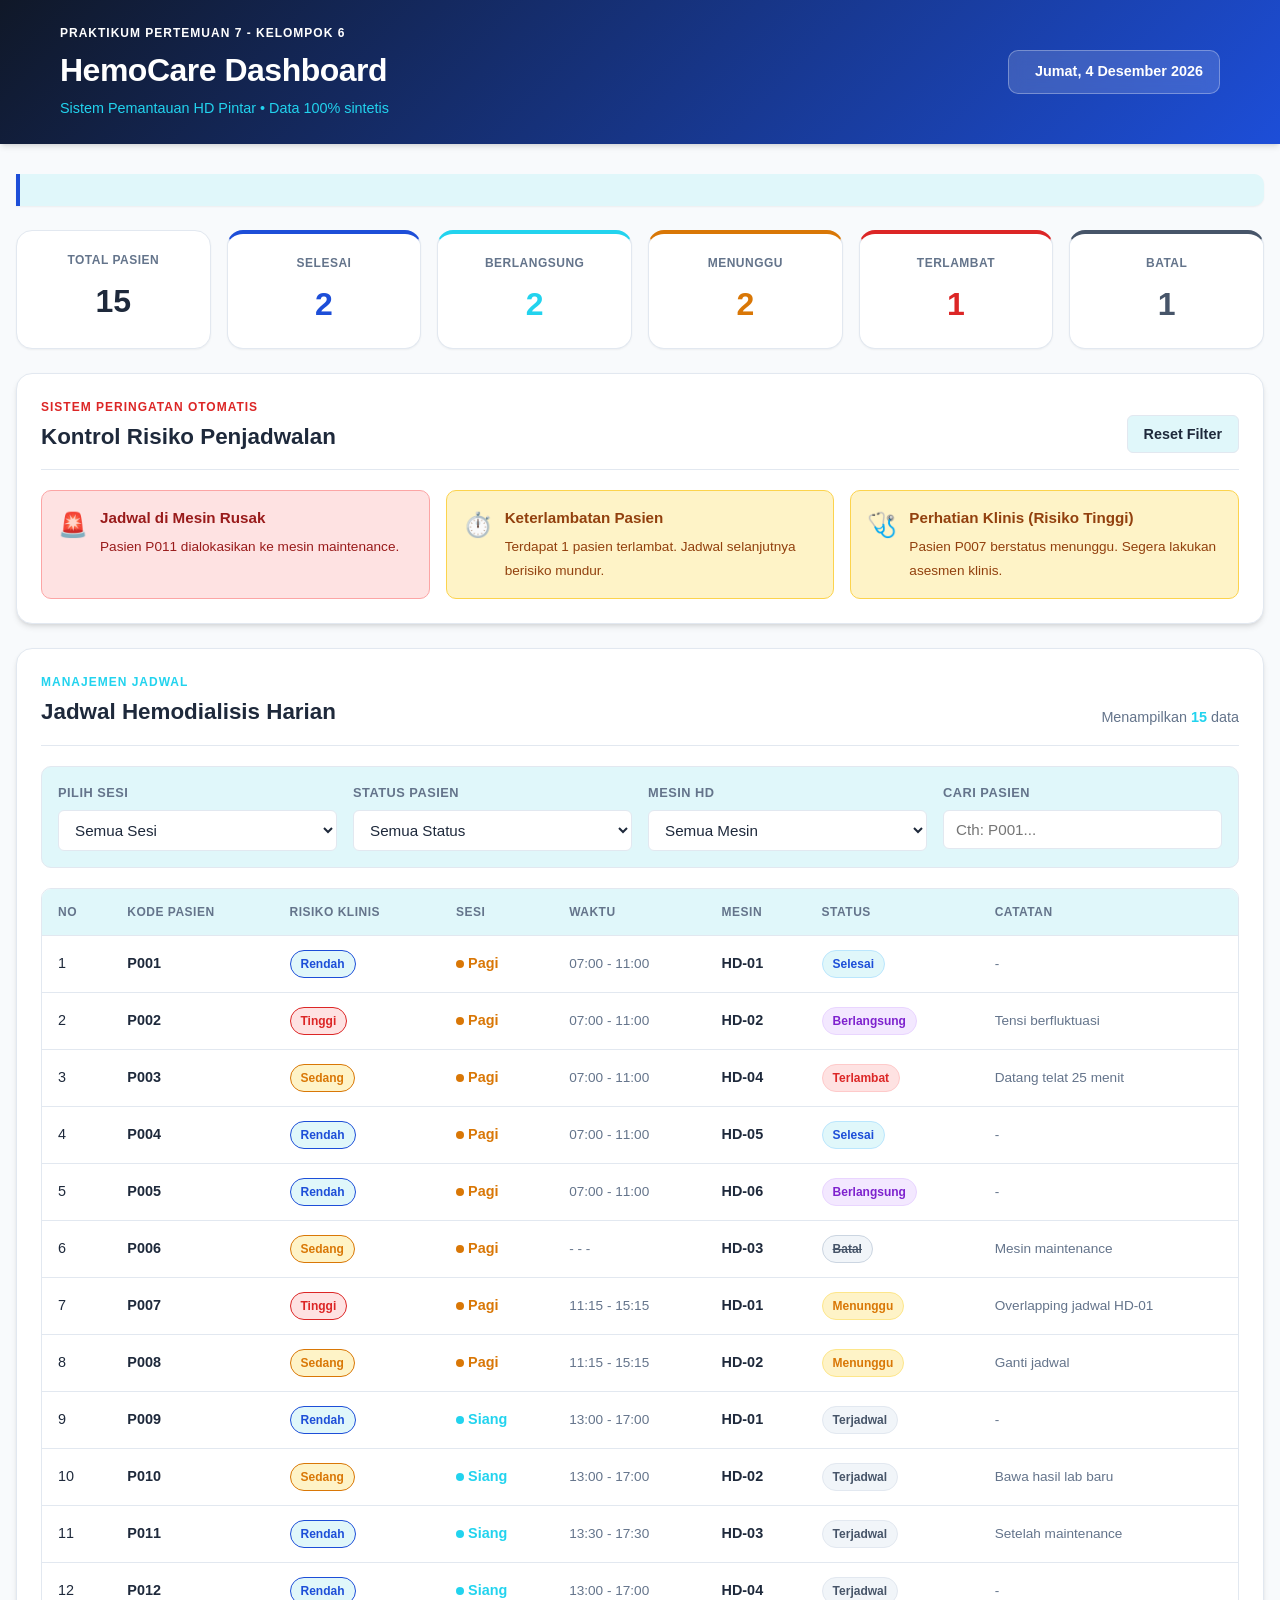
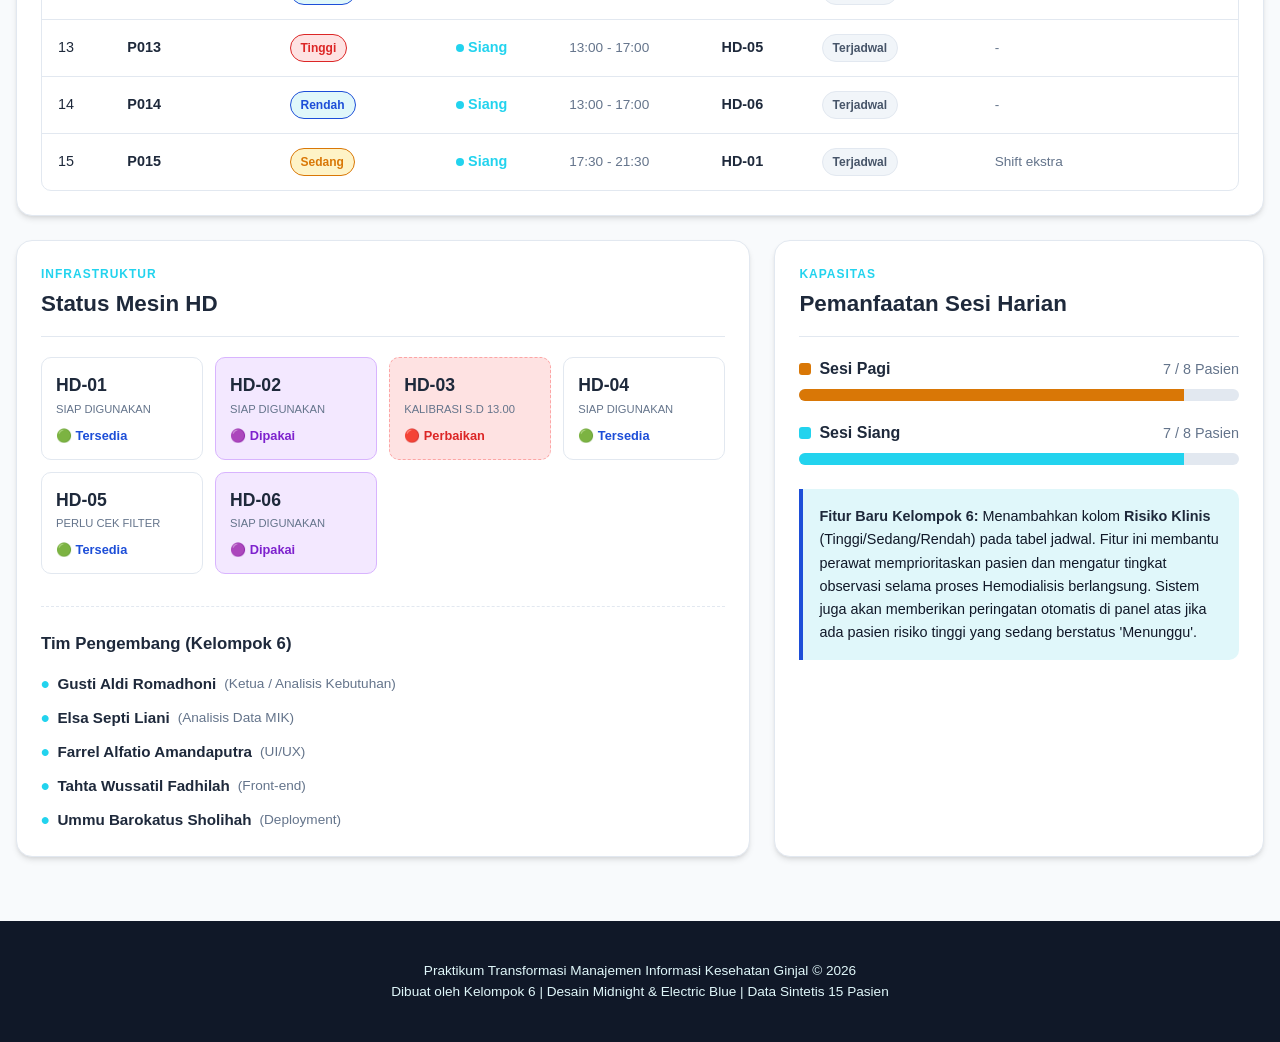
<file: index.html>
<!DOCTYPE html>
<html lang="id">
<head>
  <meta charset="UTF-8" />
  <meta name="viewport" content="width=device-width, initial-scale=1.0" />
  <meta name="description" content="Dashboard Penjadwalan Hemodialisis - Kelompok 6" />
  <title>Dashboard Hemodialisis Kelompok 6</title>
  <link rel="stylesheet" href="style.css" />
</head>
<body>
  <header class="topbar">
    <div>
      <p class="eyebrow">PRAKTIKUM PERTEMUAN 7 - KELOMPOK 6</p>
      <h1>HemoCare Dashboard</h1>
      <p class="subtitle">Sistem Pemantauan HD Pintar • Data 100% sintetis</p>
    </div>
    <div class="date-box">
      <span class="icon-calendar"></span>
      <strong id="currentDate">Memuat...</strong>
    </div>
  </header>

  <main class="container">
    <section class="notice" aria-label="Catatan etika data">
      
      
    </section>

    <section class="summary-grid" aria-label="Ringkasan layanan">
      <article class="stat-card">
        <span>Total Pasien</span>
        <strong id="countTotal">0</strong>
      </article>
      <article class="stat-card success-border">
        <span>Selesai</span>
        <strong id="countSelesai" class="text-success">0</strong>
      </article>
      <article class="stat-card primary-border">
        <span>Berlangsung</span>
        <strong id="countBerlangsung" class="text-primary">0</strong>
      </article>
      <article class="stat-card warning-border">
        <span>Menunggu</span>
        <strong id="countMenunggu" class="text-warning">0</strong>
      </article>
      <article class="stat-card danger-border">
        <span>Terlambat</span>
        <strong id="countTerlambat" class="text-danger">0</strong>
      </article>
      <article class="stat-card gray-border">
        <span>Batal</span>
        <strong id="countBatal" class="text-gray">0</strong>
      </article>
    </section>

    <section class="section-card">
      <div class="section-heading">
        <div>
          <p class="eyebrow text-danger">Sistem Peringatan Otomatis</p>
          <h2>Kontrol Risiko Penjadwalan</h2>
        </div>
        <button id="resetBtn" class="btn secondary" type="button">Reset Filter</button>
      </div>
      <div id="warningArea" class="warning-grid">
        <!-- Warnings injected via JS -->
      </div>
    </section>

    <section class="section-card">
      <div class="section-heading">
        <div>
          <p class="eyebrow text-primary">MANAJEMEN JADWAL</p>
          <h2>Jadwal Hemodialisis Harian</h2>
        </div>
        <p class="muted">Menampilkan <span id="visibleCount" class="font-bold text-primary">0</span> data</p>
      </div>

      <div class="filters">
        <label>
          Pilih Sesi
          <select id="filterSession">
            <option value="Semua">Semua Sesi</option>
            <option value="Pagi">Pagi (07:00 - 12:00)</option>
            <option value="Siang">Siang (13:00 - 18:00)</option>
          </select>
        </label>
        <label>
          Status Pasien
          <select id="filterStatus">
            <option value="Semua">Semua Status</option>
            <option value="Terjadwal">Terjadwal</option>
            <option value="Menunggu">Menunggu</option>
            <option value="Berlangsung">Berlangsung</option>
            <option value="Selesai">Selesai</option>
            <option value="Terlambat">Terlambat</option>
            <option value="Batal">Batal</option>
          </select>
        </label>
        <label>
          Mesin HD
          <select id="filterMachine">
            <option value="Semua">Semua Mesin</option>
          </select>
        </label>
        <label class="search-label">
          Cari Pasien
          <input id="searchPatient" type="search" placeholder="Cth: P001..." />
        </label>
      </div>

      <div class="table-wrap">
        <table>
          <thead>
            <tr>
              <th>No</th>
              <th>Kode Pasien</th>
              <th>Risiko Klinis</th>
              <th>Sesi</th>
              <th>Waktu</th>
              <th>Mesin</th>
              <th>Status</th>
              <th>Catatan</th>
            </tr>
          </thead>
          <tbody id="scheduleBody">
            <!-- Table rows injected via JS -->
          </tbody>
        </table>
      </div>
    </section>

    <section class="two-column">
      <article class="section-card">
        <div class="section-heading">
          <div>
            <p class="eyebrow text-primary">INFRASTRUKTUR</p>
            <h2>Status Mesin HD</h2>
          </div>
        </div>
        <div id="machineGrid" class="machine-grid">
          <!-- Machine cards injected via JS -->
        </div>

        <!-- Daftar Anggota Kelompok 6 -->
        <div class="team-section">
          <h3 class="team-heading">Tim Pengembang (Kelompok 6)</h3>
          <ul class="team-list">
            <li><strong>Gusti Aldi Romadhoni</strong> <span>(Ketua / Analisis Kebutuhan)</span></li>
            <li><strong>Elsa Septi Liani</strong> <span>(Analisis Data MIK)</span></li>
            <li><strong>Farrel Alfatio Amandaputra</strong> <span>(UI/UX)</span></li>
            <li><strong>Tahta Wussatil Fadhilah</strong> <span>(Front-end)</span></li>
            <li><strong>Ummu Barokatus Sholihah</strong> <span>(Deployment)</span></li>
          </ul>
        </div>
      </article>

      <article class="section-card">
        <div class="section-heading">
          <div>
            <p class="eyebrow text-primary">KAPASITAS</p>
            <h2>Pemanfaatan Sesi Harian</h2>
          </div>
        </div>

        <div class="session-indicator">
          <div class="indicator-row">
            <div>
              <strong class="session-label pagi-label">Sesi Pagi</strong>
              <span id="pagiText" class="muted">0 pasien</span>
            </div>
            <div class="progress">
              <div id="pagiBar" class="progress-bar pagi-bar"></div>
            </div>
          </div>

          <div class="indicator-row">
            <div>
              <strong class="session-label siang-label">Sesi Siang</strong>
              <span id="siangText" class="muted">0 pasien</span>
            </div>
            <div class="progress">
              <div id="siangBar" class="progress-bar siang-bar"></div>
            </div>
          </div>
        </div>

        <div class="feature-note">
          <strong>Fitur Baru Kelompok 6:</strong>
          Menambahkan kolom <strong>Risiko Klinis</strong> (Tinggi/Sedang/Rendah) pada tabel jadwal. 
          Fitur ini membantu perawat memprioritaskan pasien dan mengatur tingkat observasi selama proses Hemodialisis berlangsung. 
          Sistem juga akan memberikan peringatan otomatis di panel atas jika ada pasien risiko tinggi yang sedang berstatus 'Menunggu'.
        </div>
      </article>
    </section>
  </main>

  <footer>
    <p>Praktikum Transformasi Manajemen Informasi Kesehatan Ginjal &copy; 2026</p>
    <p>Dibuat oleh Kelompok 6 | Desain Midnight & Electric Blue | Data Sintetis 15 Pasien</p>
  </footer>

  <script src="script.js"></script>
</body>
</html>
</file>
<file: style.css>
:root {
  /* Tema Custom: Midnight & Electric Blue */
  --bg-color: #F8FAFC; 
  --surface-color: #FFFFFF;
  --surface-soft: #E0F7FA; 

  --text-main: #1E293B; 
  --text-muted: #64748B; 

  --border-color: #e2e8f0; 

  /* Primary & Secondary Mapping */
  --emerald-main: #1D4ED8; 
  --emerald-dark: #101828; 
  --emerald-light: #E0F7FA; 

  /* Accent Mapping */
  --teal-main: #22D3EE; 
  --teal-light: #E0F7FA; 

  /* Status Colors (Tetap dipertahankan agar badge berfungsi) */
  --amber-main: #d97706; 
  --amber-light: #fef3c7; 
  --red-main: #dc2626; 
  --red-light: #fee2e2; 
  --purple-main: #7e22ce; 
  --purple-light: #f3e8ff; 
  --gray-main: #475569;
  --gray-light: #f1f5f9;

  --radius-lg: 16px;
  --radius-md: 10px;
  --radius-sm: 6px;

  --shadow-sm: 0 1px 2px 0 rgb(0 0 0 / 0.05);
  --shadow-md: 0 4px 6px -1px rgb(0 0 0 / 0.1), 0 2px 4px -2px rgb(0 0 0 / 0.1);
  --shadow-lg: 0 10px 15px -3px rgb(0 0 0 / 0.1), 0 4px 6px -4px rgb(0 0 0 / 0.1);
}

* {
  box-sizing: border-box;
  margin: 0;
  padding: 0;
}

body {
  font-family: 'Segoe UI', Tahoma, Geneva, Verdana, sans-serif;
  background-color: var(--bg-color);
  color: var(--text-main);
  line-height: 1.5;
}

::-webkit-scrollbar { width: 8px; height: 8px; }
::-webkit-scrollbar-track { background: #f1f5f9; }
::-webkit-scrollbar-thumb { background: #cbd5e1; border-radius: 4px; }
::-webkit-scrollbar-thumb:hover { background: #94a3b8; }

.topbar {
  padding: 24px clamp(20px, 5vw, 60px);
  display: flex;
  justify-content: space-between;
  align-items: center;
  background: linear-gradient(135deg, var(--emerald-dark), var(--emerald-main));
  color: white;
  box-shadow: var(--shadow-md);
  position: sticky;
  top: 0;
  z-index: 100;
  gap: 20px;
}

.topbar h1 {
  font-size: clamp(1.5rem, 2.5vw, 2.2rem);
  font-weight: 800;
  margin: 4px 0;
  letter-spacing: -0.5px;
}

.subtitle {
  font-size: 0.9rem;
  color: var(--teal-main); 
}

.eyebrow {
  font-size: 0.75rem;
  font-weight: 700;
  letter-spacing: 1px;
  text-transform: uppercase;
  margin-bottom: 4px;
}

.date-box {
  background: rgba(255, 255, 255, 0.15);
  border: 1px solid rgba(255, 255, 255, 0.3);
  padding: 10px 16px;
  border-radius: var(--radius-md);
  backdrop-filter: blur(8px);
  display: flex;
  align-items: center;
  gap: 10px;
}

.date-box strong {
  font-size: 0.9rem;
}

.container {
  width: min(1280px, calc(100% - 32px));
  margin: 30px auto;
}

.notice {
  display: flex;
  align-items: flex-start;
  gap: 12px;
  background-color: var(--emerald-light);
  border-left: 4px solid var(--emerald-main);
  padding: 16px;
  border-radius: 0 var(--radius-md) var(--radius-md) 0;
  margin-bottom: 24px;
  color: var(--emerald-dark);
  font-size: 0.95rem;
  box-shadow: var(--shadow-sm);
}

.notice-icon {
  font-size: 1.2rem;
}

.summary-grid {
  display: grid;
  grid-template-columns: repeat(auto-fit, minmax(150px, 1fr));
  gap: 16px;
  margin-bottom: 24px;
}

.stat-card {
  background: var(--surface-color);
  border: 1px solid var(--border-color);
  border-radius: var(--radius-lg);
  padding: 20px 16px;
  text-align: center;
  box-shadow: var(--shadow-sm);
  transition: transform 0.2s ease, box-shadow 0.2s ease;
}

.stat-card:hover {
  transform: translateY(-2px);
  box-shadow: var(--shadow-md);
}

.stat-card span {
  display: block;
  font-size: 0.75rem;
  font-weight: 700;
  text-transform: uppercase;
  color: var(--text-muted);
  margin-bottom: 8px;
  letter-spacing: 0.5px;
}

.stat-card strong {
  font-size: 2rem;
  color: var(--text-main);
}

.success-border { border-top: 4px solid var(--emerald-main); }
.primary-border { border-top: 4px solid var(--teal-main); }
.warning-border { border-top: 4px solid var(--amber-main); }
.danger-border { border-top: 4px solid var(--red-main); }
.gray-border { border-top: 4px solid var(--gray-main); }

.text-success { color: var(--emerald-main) !important; }
.text-primary { color: var(--teal-main) !important; }
.text-warning { color: var(--amber-main) !important; }
.text-danger { color: var(--red-main) !important; }
.text-gray { color: var(--gray-main) !important; }
.font-bold { font-weight: 700; }

.section-card {
  background: var(--surface-color);
  border: 1px solid var(--border-color);
  border-radius: var(--radius-lg);
  padding: 24px;
  box-shadow: var(--shadow-md);
  margin-bottom: 24px;
}

.section-heading {
  display: flex;
  justify-content: space-between;
  align-items: flex-end;
  border-bottom: 1px solid var(--border-color);
  padding-bottom: 16px;
  margin-bottom: 20px;
  gap: 16px;
  flex-wrap: wrap;
}

.section-heading h2 {
  font-size: 1.4rem;
  color: var(--text-main);
  margin-top: 4px;
}

.muted {
  color: var(--text-muted);
  font-size: 0.9rem;
}

.btn {
  padding: 10px 16px;
  border-radius: var(--radius-sm);
  border: 1px solid var(--border-color);
  background: var(--surface-soft);
  color: var(--text-main);
  font-weight: 600;
  font-size: 0.9rem;
  cursor: pointer;
  transition: all 0.2s;
}

.btn:hover {
  background: #e2e8f0;
}

.filters {
  display: grid;
  grid-template-columns: repeat(auto-fit, minmax(200px, 1fr));
  gap: 16px;
  background: var(--surface-soft);
  padding: 16px;
  border-radius: var(--radius-md);
  margin-bottom: 20px;
  border: 1px solid var(--border-color);
}

.filters label {
  display: flex;
  flex-direction: column;
  font-size: 0.8rem;
  font-weight: 700;
  color: var(--text-muted);
  text-transform: uppercase;
  letter-spacing: 0.5px;
  gap: 8px;
}

select, input {
  padding: 10px 12px;
  border: 1px solid var(--border-color);
  border-radius: var(--radius-sm);
  font-size: 0.95rem;
  font-family: inherit;
  background-color: var(--surface-color);
  color: var(--text-main);
  outline: none;
  transition: border-color 0.2s, box-shadow 0.2s;
}

select:focus, input:focus {
  border-color: var(--emerald-main);
  box-shadow: 0 0 0 3px rgba(29, 78, 216, 0.2); 
}

.table-wrap {
  overflow-x: auto;
  border: 1px solid var(--border-color);
  border-radius: var(--radius-md);
}

table {
  width: 100%;
  border-collapse: collapse;
  min-width: 900px;
}

th, td {
  padding: 14px 16px;
  text-align: left;
  border-bottom: 1px solid var(--border-color);
  font-size: 0.9rem;
}

th {
  background-color: var(--surface-soft);
  color: var(--text-muted);
  font-weight: 700;
  text-transform: uppercase;
  font-size: 0.75rem;
  letter-spacing: 0.5px;
}

tbody tr:hover {
  background-color: var(--bg-color);
}

tbody tr:last-child td {
  border-bottom: none;
}

.badge {
  display: inline-block;
  padding: 4px 10px;
  border-radius: 999px;
  font-size: 0.75rem;
  font-weight: 700;
  text-align: center;
  border: 1px solid transparent;
}

.status-selesai { background: var(--emerald-light); color: var(--emerald-main); border-color: #bae6fd; }
.status-berlangsung { background: var(--purple-light); color: var(--purple-main); border-color: #e9d5ff; }
.status-menunggu { background: var(--amber-light); color: var(--amber-main); border-color: #fde68a; }
.status-terlambat { background: var(--red-light); color: var(--red-main); border-color: #fecaca; animation: pulse 2s infinite; }
.status-terjadwal { background: #f1f5f9; color: #475569; border-color: #e2e8f0; }
.status-batal { background: var(--gray-light); color: var(--gray-main); border-color: #cbd5e1; text-decoration: line-through; }

@keyframes pulse {
  0% { box-shadow: 0 0 0 0 rgba(220, 38, 38, 0.4); }
  70% { box-shadow: 0 0 0 6px rgba(220, 38, 38, 0); }
  100% { box-shadow: 0 0 0 0 rgba(220, 38, 38, 0); }
}

.risk-tinggi { background: var(--red-light); color: var(--red-main); border-color: var(--red-main); }
.risk-sedang { background: var(--amber-light); color: var(--amber-main); border-color: var(--amber-main); }
.risk-rendah { background: var(--emerald-light); color: var(--emerald-main); border-color: var(--emerald-main); }

.session-badge {
  display: inline-flex;
  align-items: center;
  gap: 4px;
  font-weight: 700;
}
.session-badge::before {
  content: '';
  display: inline-block;
  width: 8px;
  height: 8px;
  border-radius: 50%;
}
.session-pagi { color: var(--amber-main); }
.session-pagi::before { background-color: var(--amber-main); }
.session-siang { color: var(--teal-main); }
.session-siang::before { background-color: var(--teal-main); }

.warning-grid {
  display: grid;
  grid-template-columns: repeat(auto-fit, minmax(300px, 1fr));
  gap: 16px;
}

.warning-card {
  padding: 16px;
  border-radius: var(--radius-md);
  border: 1px solid;
  display: flex;
  gap: 12px;
  align-items: flex-start;
}

.warning-card.danger {
  background-color: var(--red-light);
  border-color: #fca5a5;
  color: #991b1b;
}

.warning-card.warning {
  background-color: var(--amber-light);
  border-color: #fcd34d;
  color: #92400e;
}

.warning-card.success {
  background-color: var(--emerald-light);
  border-color: var(--teal-main);
  color: var(--emerald-dark);
}

.warning-card strong {
  display: block;
  margin-bottom: 4px;
  font-size: 0.95rem;
}
.warning-card span {
  font-size: 0.85rem;
  line-height: 1.4;
}

.two-column {
  display: grid;
  grid-template-columns: 1.2fr 0.8fr;
  gap: 24px;
}

.machine-grid {
  display: grid;
  grid-template-columns: repeat(auto-fill, minmax(140px, 1fr));
  gap: 12px;
}

.machine-card {
  padding: 14px;
  border-radius: var(--radius-md);
  border: 1px solid var(--border-color);
  display: flex;
  flex-direction: column;
  background: var(--surface-color);
}

.machine-card strong {
  font-size: 1.1rem;
  margin-bottom: 2px;
}

.machine-card small {
  font-size: 0.7rem;
  color: var(--text-muted);
  text-transform: uppercase;
  margin-bottom: 8px;
}

.machine-card.maintenance {
  background-color: var(--red-light);
  border-color: #fca5a5;
  border-style: dashed;
}

.machine-card.in-use {
  background-color: var(--purple-light);
  border-color: #d8b4fe;
}

.machine-card.available {
  background-color: var(--surface-color);
  border-color: var(--border-color);
}

.machine-status-text {
  font-size: 0.8rem;
  font-weight: 700;
  display: flex;
  align-items: center;
  gap: 6px;
  margin-top: auto;
}
.machine-status-text.mt-red { color: var(--red-main); }
.machine-status-text.mt-purple { color: var(--purple-main); }
.machine-status-text.mt-emerald { color: var(--emerald-main); }

.indicator-row {
  margin-bottom: 20px;
}

.indicator-row > div:first-child {
  display: flex;
  justify-content: space-between;
  margin-bottom: 8px;
  align-items: center;
}

.session-label {
  display: flex;
  align-items: center;
  gap: 8px;
}
.session-label::before {
  content: '';
  width: 12px;
  height: 12px;
  border-radius: 3px;
}
.pagi-label::before { background-color: var(--amber-main); }
.siang-label::before { background-color: var(--teal-main); }

.progress {
  height: 12px;
  background-color: var(--border-color);
  border-radius: 999px;
  overflow: hidden;
}

.progress-bar {
  height: 100%;
  width: 0;
  transition: width 0.5s ease-in-out, background-color 0.3s;
}
.pagi-bar { background-color: var(--amber-main); }
.siang-bar { background-color: var(--teal-main); }
.over-capacity { background-color: var(--red-main) !important; }

.feature-note {
  margin-top: 24px;
  padding: 16px;
  background-color: var(--teal-light);
  border-left: 4px solid var(--emerald-main);
  border-radius: 0 var(--radius-md) var(--radius-md) 0;
  font-size: 0.9rem;
  color: var(--emerald-dark);
  line-height: 1.6;
}
.feature-note strong { color: var(--text-main); }

/* --- Styling Daftar Anggota Tim --- */
.team-section {
  margin-top: 32px;
  padding-top: 24px;
  border-top: 1px dashed var(--border-color);
}

.team-heading {
  font-size: 1.05rem;
  color: var(--text-main);
  margin-bottom: 16px;
}

.team-list {
  list-style: none;
  display: flex;
  flex-direction: column;
  gap: 10px;
}

.team-list li {
  font-size: 0.95rem;
  color: var(--text-main);
  display: flex;
  align-items: center;
  gap: 8px;
}

.team-list li::before {
  content: '•';
  color: var(--teal-main); 
  font-weight: bold;
  font-size: 1.5rem;
  line-height: 1;
}

.team-list li span {
  color: var(--text-muted);
  font-size: 0.85rem;
  font-weight: normal;
}

footer {
  text-align: center;
  padding: 40px 20px;
  font-size: 0.85rem;
  background-color: var(--emerald-dark); 
  color: var(--surface-soft);
  margin-top: 40px;
}

@media (max-width: 1024px) {
  .two-column { grid-template-columns: 1fr; }
  .summary-grid { grid-template-columns: repeat(3, 1fr); }
}

@media (max-width: 768px) {
  .topbar { flex-direction: column; align-items: flex-start; }
  .summary-grid { grid-template-columns: repeat(2, 1fr); }
  .filters { grid-template-columns: 1fr 1fr; }
}

@media (max-width: 480px) {
  .filters { grid-template-columns: 1fr; }
  .section-heading { flex-direction: column; align-items: flex-start; }
}
</file>
